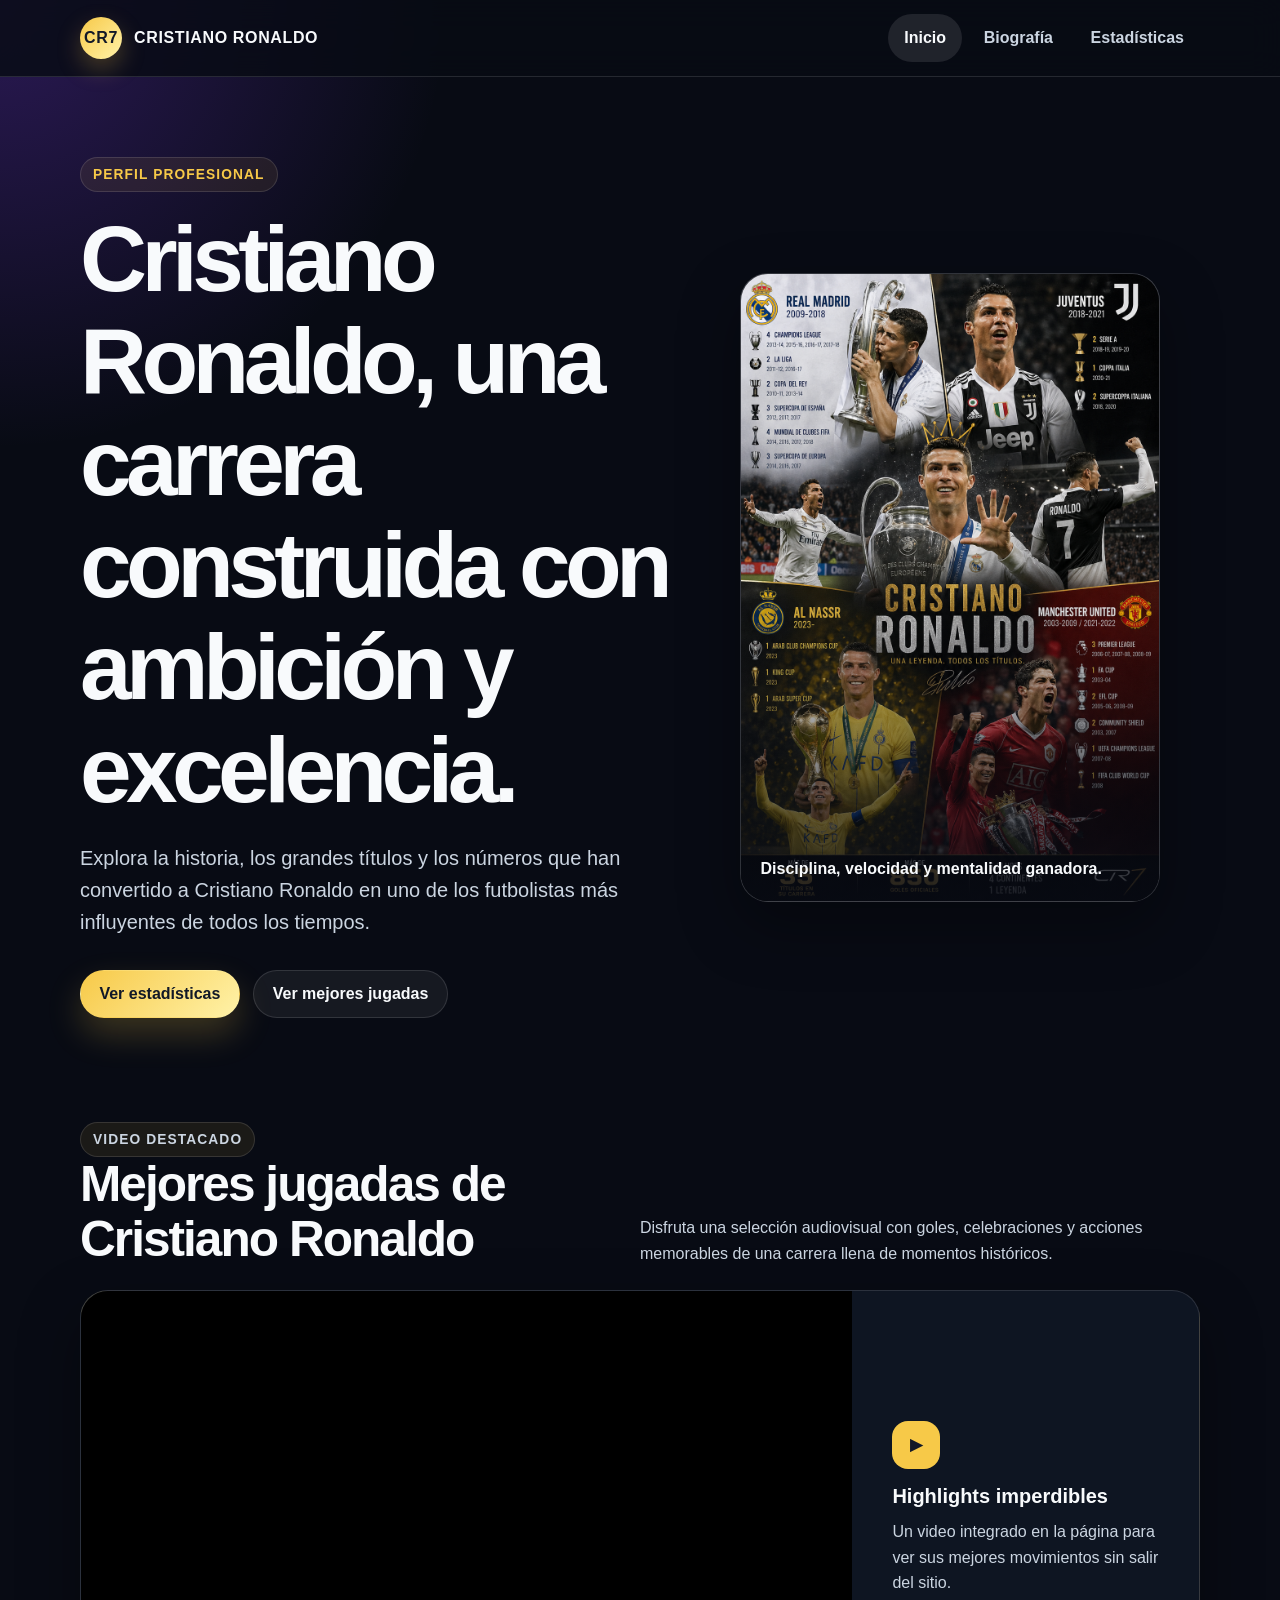
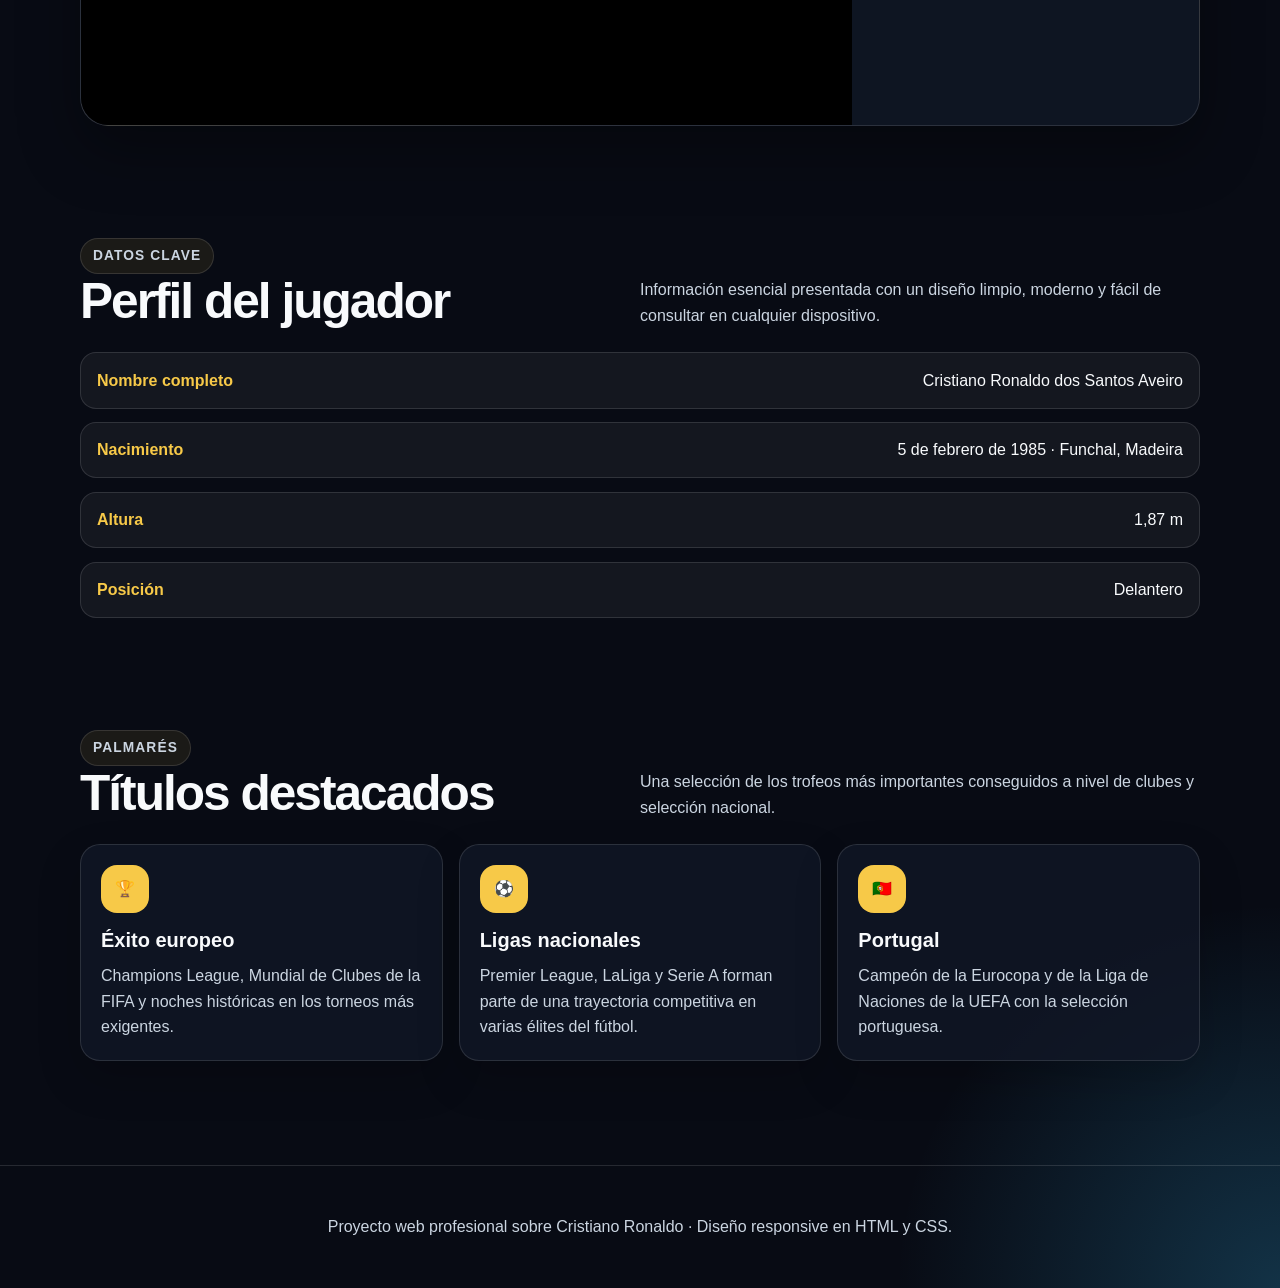
<file: index.html>
<!DOCTYPE html>
<html lang="es">
<head>
    <meta charset="UTF-8">
    <meta name="viewport" content="width=device-width, initial-scale=1.0">
    <meta name="description" content="Sitio profesional sobre Cristiano Ronaldo: biografía, títulos, trayectoria y estadísticas destacadas.">
    <title>Cristiano Ronaldo | Leyenda del fútbol</title>
    <link rel="stylesheet" href="estilos.css">
</head>
<body>
    <header class="site-header">
        <nav class="navbar container" aria-label="Navegación principal">
            <a class="logo" href="index.html" aria-label="Inicio Cristiano Ronaldo">
                <span class="logo-mark">CR7</span>
                <span>Cristiano Ronaldo</span>
            </a>
            <ul class="nav-links">
                <li><a class="active" href="index.html">Inicio</a></li>
                <li><a href="infancia.html">Biografía</a></li>
                <li><a href="estadisticas.html">Estadísticas</a></li>
            </ul>
        </nav>
    </header>

    <main>
        <section class="hero">
            <div class="container hero-grid">
                <div>
                    <p class="eyebrow">Perfil profesional</p>
                    <h1>Cristiano Ronaldo, una carrera construida con ambición y excelencia.</h1>
                    <p class="lead">Explora la historia, los grandes títulos y los números que han convertido a Cristiano Ronaldo en uno de los futbolistas más influyentes de todos los tiempos.</p>
                    <div class="hero-actions">
                        <a class="button button-primary" href="estadisticas.html">Ver estadísticas</a>
                        <a class="button button-secondary" href="#mejores-jugadas">Ver mejores jugadas</a>
                    </div>
                </div>
                <figure class="feature-image">
                    <img src="imagenes/manchester.png" alt="Cristiano Ronaldo durante su etapa en Manchester United">
                    <figcaption class="image-caption">Disciplina, velocidad y mentalidad ganadora.</figcaption>
                </figure>
            </div>
        </section>

        <section id="mejores-jugadas" class="section" aria-labelledby="mejores-jugadas-title">
            <div class="container">
                <div class="section-header">
                    <div>
                        <p class="eyebrow">Video destacado</p>
                        <h2 id="mejores-jugadas-title">Mejores jugadas de Cristiano Ronaldo</h2>
                    </div>
                    <p>Disfruta una selección audiovisual con goles, celebraciones y acciones memorables de una carrera llena de momentos históricos.</p>
                </div>
                <div class="video-card">
                    <div class="video-frame">
                        <iframe
                            src="https://www.youtube-nocookie.com/embed/5hFd6zGkxLE"
                            title="Mejores jugadas y momentos de Cristiano Ronaldo"
                            allow="accelerometer; autoplay; clipboard-write; encrypted-media; gyroscope; picture-in-picture; web-share"
                            allowfullscreen
                            loading="lazy">
                        </iframe>
                    </div>
                    <div class="video-content">
                        <span class="card-icon">▶</span>
                        <h3>Highlights imperdibles</h3>
                        <p>Un video integrado en la página para ver sus mejores movimientos sin salir del sitio.</p>
                    </div>
                </div>
            </div>
        </section>

        <section class="section" aria-labelledby="perfil-title">
            <div class="container">
                <div class="section-header">
                    <div>
                        <p class="eyebrow">Datos clave</p>
                        <h2 id="perfil-title">Perfil del jugador</h2>
                    </div>
                    <p>Información esencial presentada con un diseño limpio, moderno y fácil de consultar en cualquier dispositivo.</p>
                </div>
                <ul class="profile-list">
                    <li><strong>Nombre completo</strong><span>Cristiano Ronaldo dos Santos Aveiro</span></li>
                    <li><strong>Nacimiento</strong><span>5 de febrero de 1985 · Funchal, Madeira</span></li>
                    <li><strong>Altura</strong><span>1,87 m</span></li>
                    <li><strong>Posición</strong><span>Delantero</span></li>
                </ul>
            </div>
        </section>

        <section class="section" aria-labelledby="titulos-title">
            <div class="container">
                <div class="section-header">
                    <div>
                        <p class="eyebrow">Palmarés</p>
                        <h2 id="titulos-title">Títulos destacados</h2>
                    </div>
                    <p>Una selección de los trofeos más importantes conseguidos a nivel de clubes y selección nacional.</p>
                </div>
                <div class="card-grid">
                    <article class="card">
                        <span class="card-icon">🏆</span>
                        <h3>Éxito europeo</h3>
                        <p>Champions League, Mundial de Clubes de la FIFA y noches históricas en los torneos más exigentes.</p>
                    </article>
                    <article class="card">
                        <span class="card-icon">⚽</span>
                        <h3>Ligas nacionales</h3>
                        <p>Premier League, LaLiga y Serie A forman parte de una trayectoria competitiva en varias élites del fútbol.</p>
                    </article>
                    <article class="card">
                        <span class="card-icon">🇵🇹</span>
                        <h3>Portugal</h3>
                        <p>Campeón de la Eurocopa y de la Liga de Naciones de la UEFA con la selección portuguesa.</p>
                    </article>
                </div>
            </div>
        </section>
    </main>

    <footer class="site-footer">
        <div class="container">
            <p>Proyecto web profesional sobre Cristiano Ronaldo · Diseño responsive en HTML y CSS.</p>
        </div>
    </footer>
</body>
</html>
</file>
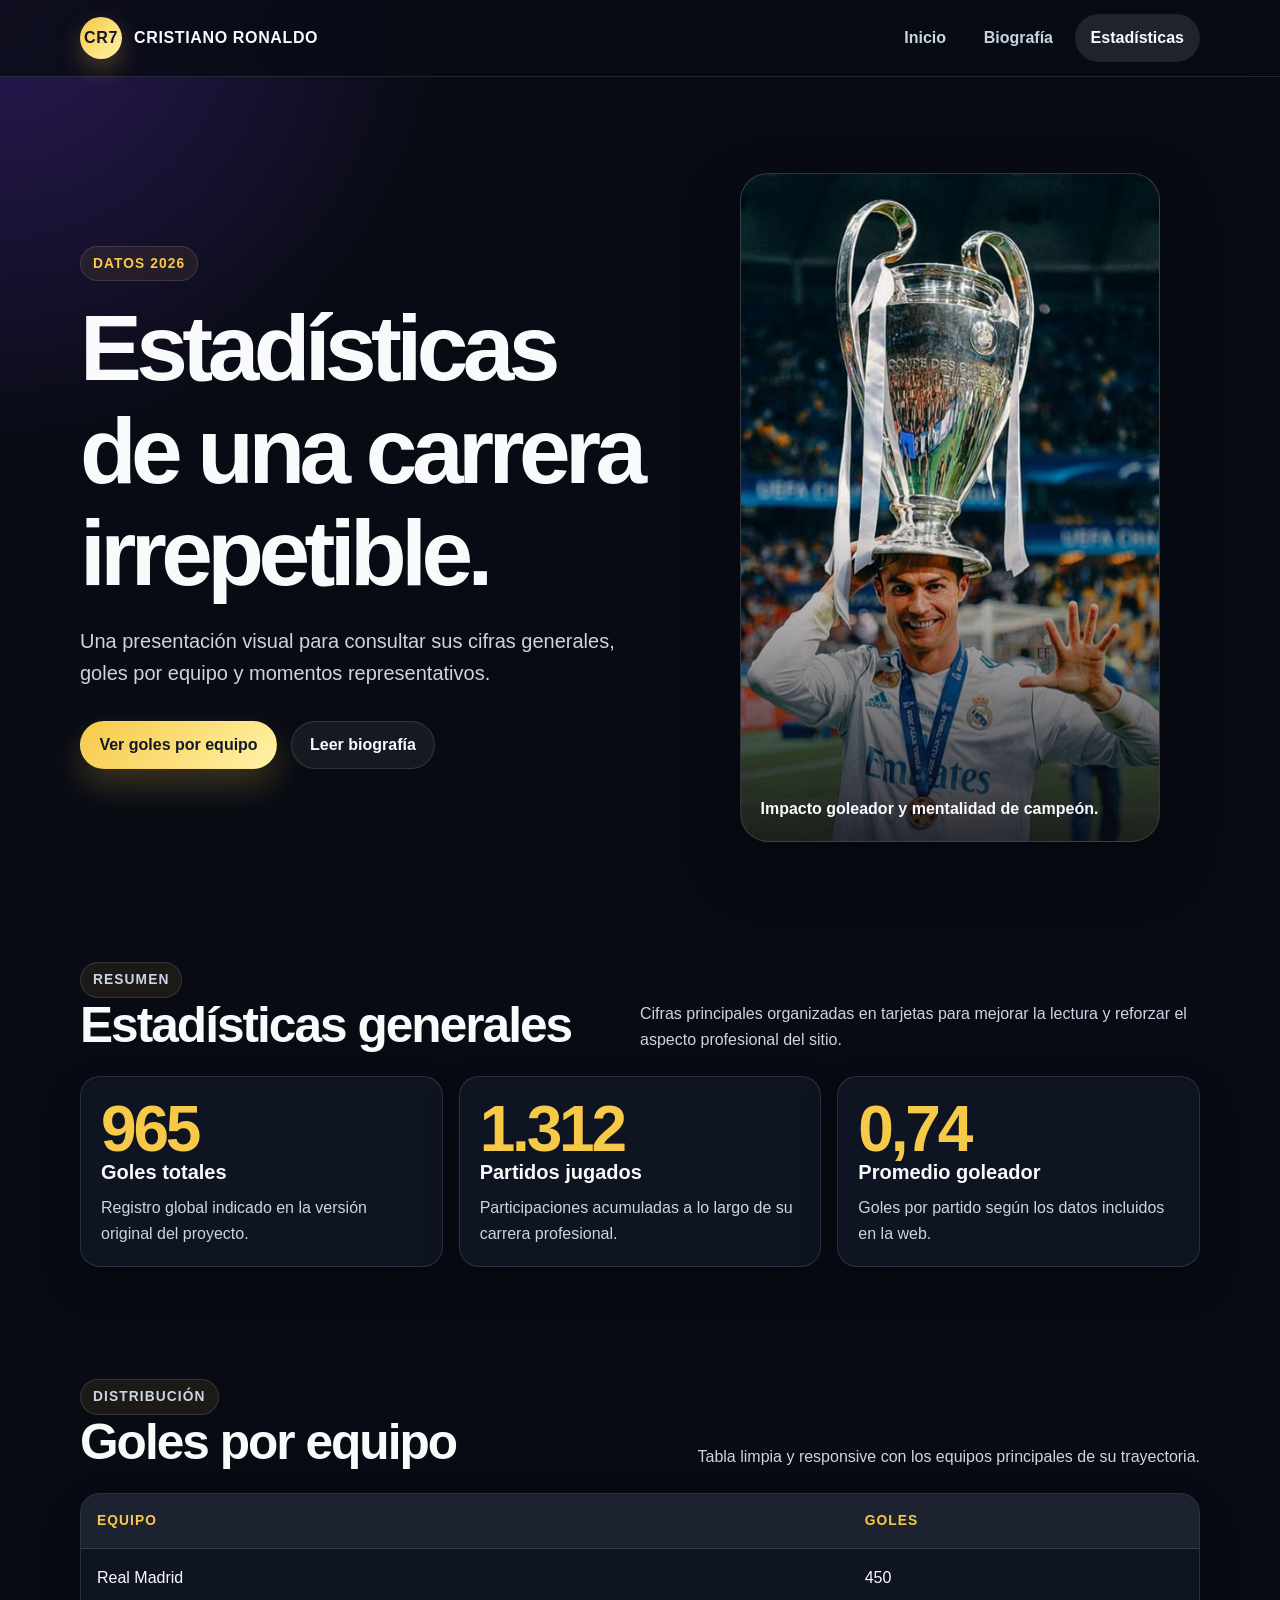
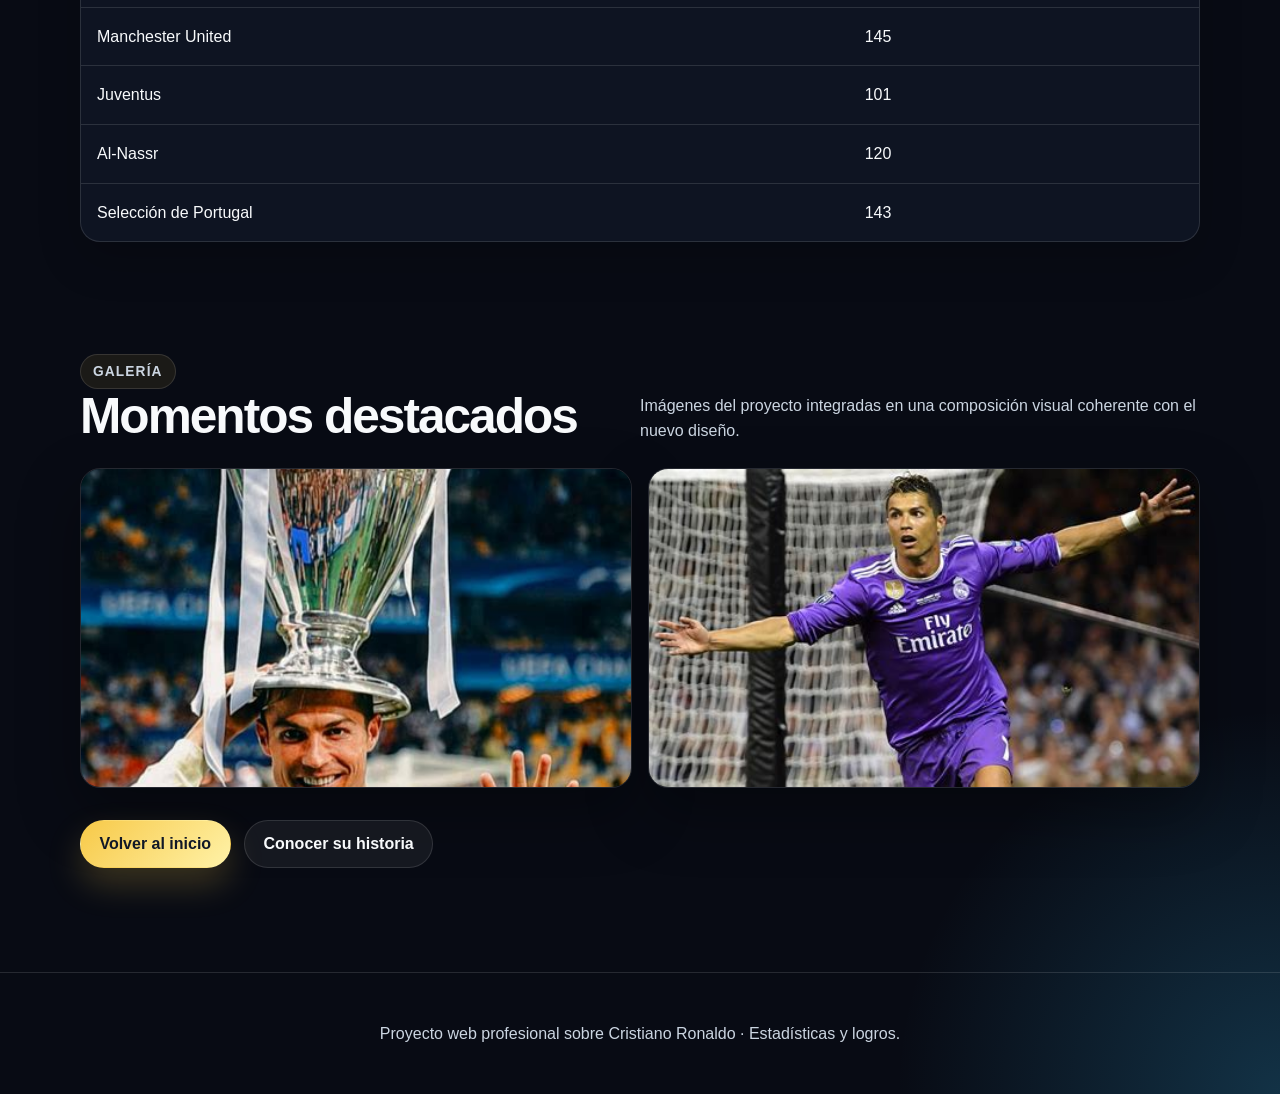
<file: estadisticas.html>
<!DOCTYPE html>
<html lang="es">
<head>
    <meta charset="UTF-8">
    <meta name="viewport" content="width=device-width, initial-scale=1.0">
    <meta name="description" content="Estadísticas destacadas de Cristiano Ronaldo con tarjetas, tablas y galería visual.">
    <title>Estadísticas de Cristiano Ronaldo | Datos destacados</title>
    <link rel="stylesheet" href="estilos.css">
</head>
<body>
    <header class="site-header">
        <nav class="navbar container" aria-label="Navegación principal">
            <a class="logo" href="index.html" aria-label="Inicio Cristiano Ronaldo">
                <span class="logo-mark">CR7</span>
                <span>Cristiano Ronaldo</span>
            </a>
            <ul class="nav-links">
                <li><a href="index.html">Inicio</a></li>
                <li><a href="infancia.html">Biografía</a></li>
                <li><a class="active" href="estadisticas.html">Estadísticas</a></li>
            </ul>
        </nav>
    </header>

    <main>
        <section class="hero">
            <div class="container hero-grid">
                <div>
                    <p class="eyebrow">Datos 2026</p>
                    <h1>Estadísticas de una carrera irrepetible.</h1>
                    <p class="lead">Una presentación visual para consultar sus cifras generales, goles por equipo y momentos representativos.</p>
                    <div class="hero-actions">
                        <a class="button button-primary" href="#goles">Ver goles por equipo</a>
                        <a class="button button-secondary" href="infancia.html">Leer biografía</a>
                    </div>
                </div>
                <figure class="feature-image">
                    <img src="imagenes/cr7copa.jpg" alt="Cristiano Ronaldo sosteniendo un trofeo">
                    <figcaption class="image-caption">Impacto goleador y mentalidad de campeón.</figcaption>
                </figure>
            </div>
        </section>

        <section class="section" aria-labelledby="resumen-title">
            <div class="container">
                <div class="section-header">
                    <div>
                        <p class="eyebrow">Resumen</p>
                        <h2 id="resumen-title">Estadísticas generales</h2>
                    </div>
                    <p>Cifras principales organizadas en tarjetas para mejorar la lectura y reforzar el aspecto profesional del sitio.</p>
                </div>
                <div class="stats-grid">
                    <article class="stat-card">
                        <span class="stat-number">965</span>
                        <h3>Goles totales</h3>
                        <p>Registro global indicado en la versión original del proyecto.</p>
                    </article>
                    <article class="stat-card">
                        <span class="stat-number">1.312</span>
                        <h3>Partidos jugados</h3>
                        <p>Participaciones acumuladas a lo largo de su carrera profesional.</p>
                    </article>
                    <article class="stat-card">
                        <span class="stat-number">0,74</span>
                        <h3>Promedio goleador</h3>
                        <p>Goles por partido según los datos incluidos en la web.</p>
                    </article>
                </div>
            </div>
        </section>

        <section id="goles" class="section" aria-labelledby="goles-title">
            <div class="container">
                <div class="section-header">
                    <div>
                        <p class="eyebrow">Distribución</p>
                        <h2 id="goles-title">Goles por equipo</h2>
                    </div>
                    <p>Tabla limpia y responsive con los equipos principales de su trayectoria.</p>
                </div>
                <div class="table-card">
                    <table>
                        <thead>
                            <tr>
                                <th>Equipo</th>
                                <th>Goles</th>
                            </tr>
                        </thead>
                        <tbody>
                            <tr>
                                <td>Real Madrid</td>
                                <td>450</td>
                            </tr>
                            <tr>
                                <td>Manchester United</td>
                                <td>145</td>
                            </tr>
                            <tr>
                                <td>Juventus</td>
                                <td>101</td>
                            </tr>
                            <tr>
                                <td>Al-Nassr</td>
                                <td>120</td>
                            </tr>
                            <tr>
                                <td>Selección de Portugal</td>
                                <td>143</td>
                            </tr>
                        </tbody>
                    </table>
                </div>
            </div>
        </section>

        <section class="section" aria-labelledby="galeria-title">
            <div class="container">
                <div class="section-header">
                    <div>
                        <p class="eyebrow">Galería</p>
                        <h2 id="galeria-title">Momentos destacados</h2>
                    </div>
                    <p>Imágenes del proyecto integradas en una composición visual coherente con el nuevo diseño.</p>
                </div>
                <div class="gallery-grid">
                    <img src="imagenes/cr7copa.jpg" alt="Cristiano Ronaldo celebrando con un trofeo">
                    <img src="imagenes/madrid.jpg" alt="Cristiano Ronaldo en su etapa con el Real Madrid">
                </div>
                <div class="card-actions">
                    <a class="button button-primary" href="index.html">Volver al inicio</a>
                    <a class="button button-secondary" href="infancia.html">Conocer su historia</a>
                </div>
            </div>
        </section>
    </main>

    <footer class="site-footer">
        <div class="container">
            <p>Proyecto web profesional sobre Cristiano Ronaldo · Estadísticas y logros.</p>
        </div>
    </footer>
</body>
</html>
</file>
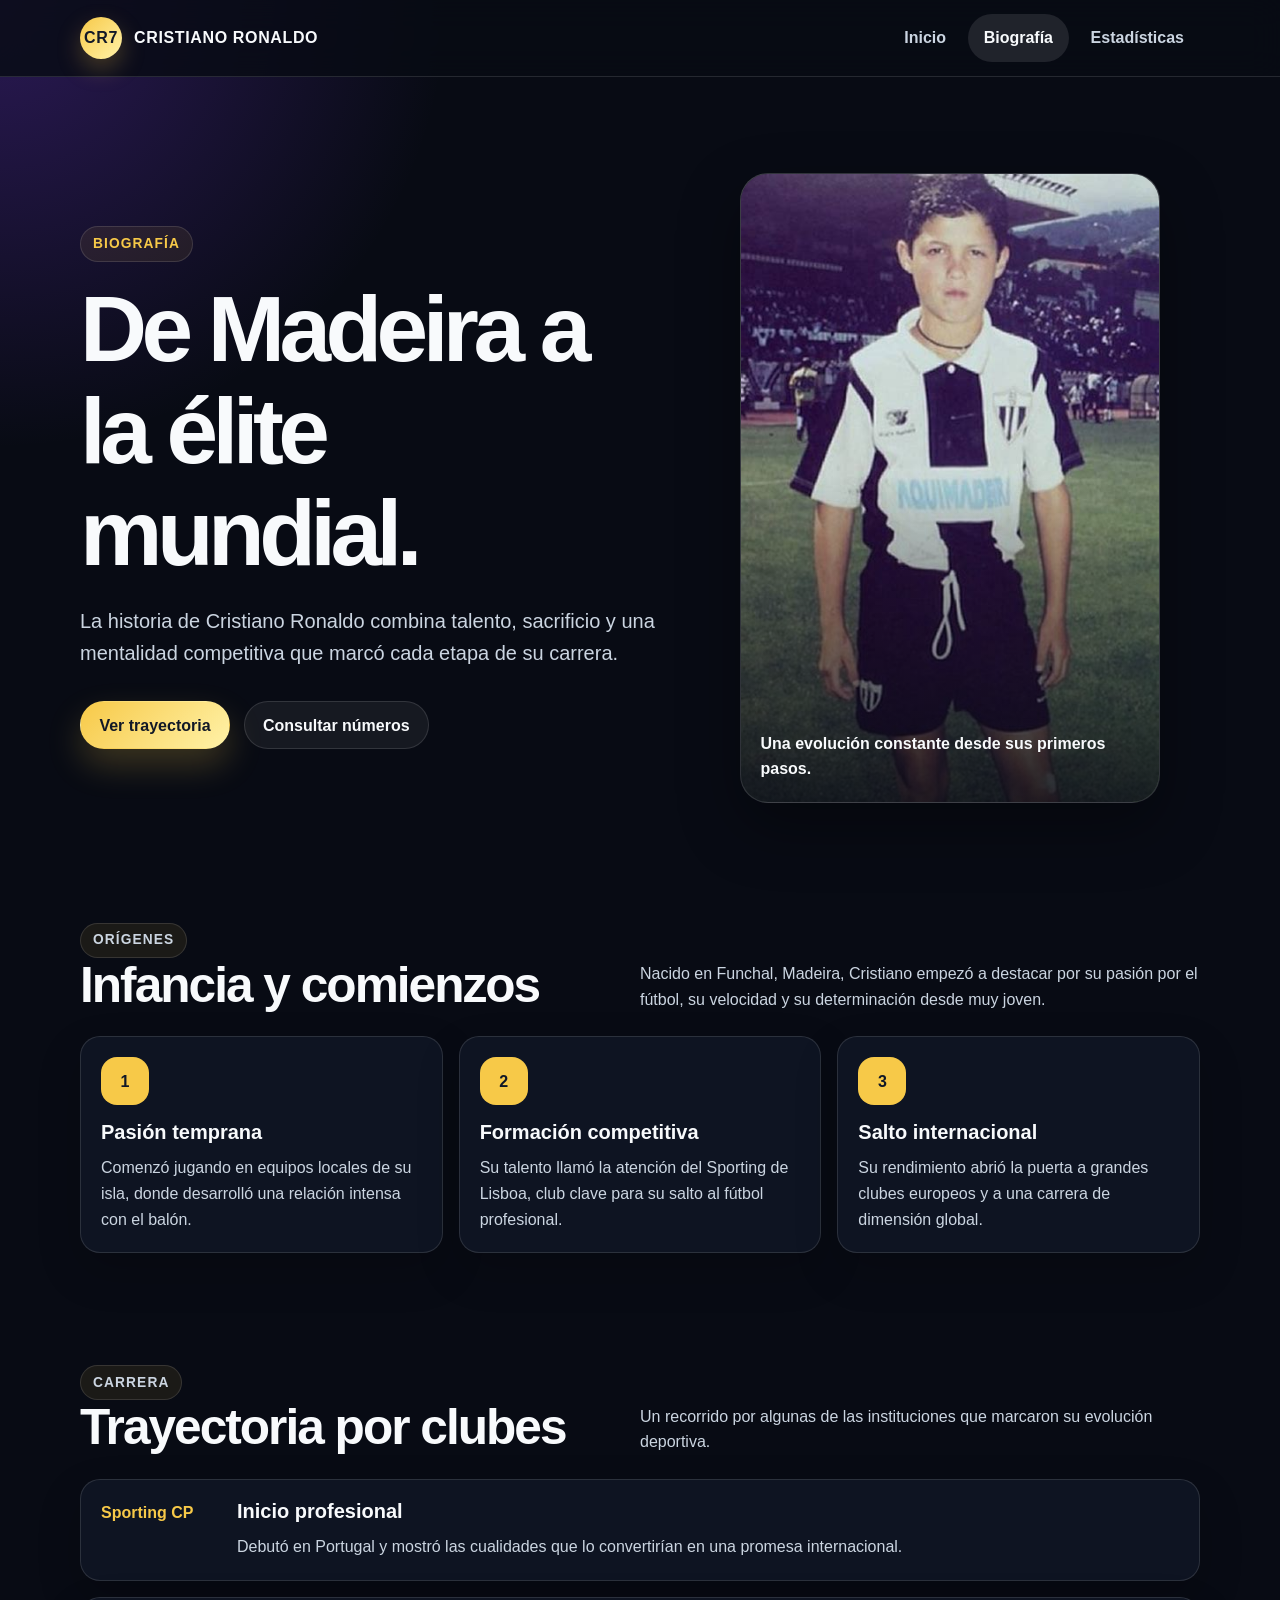
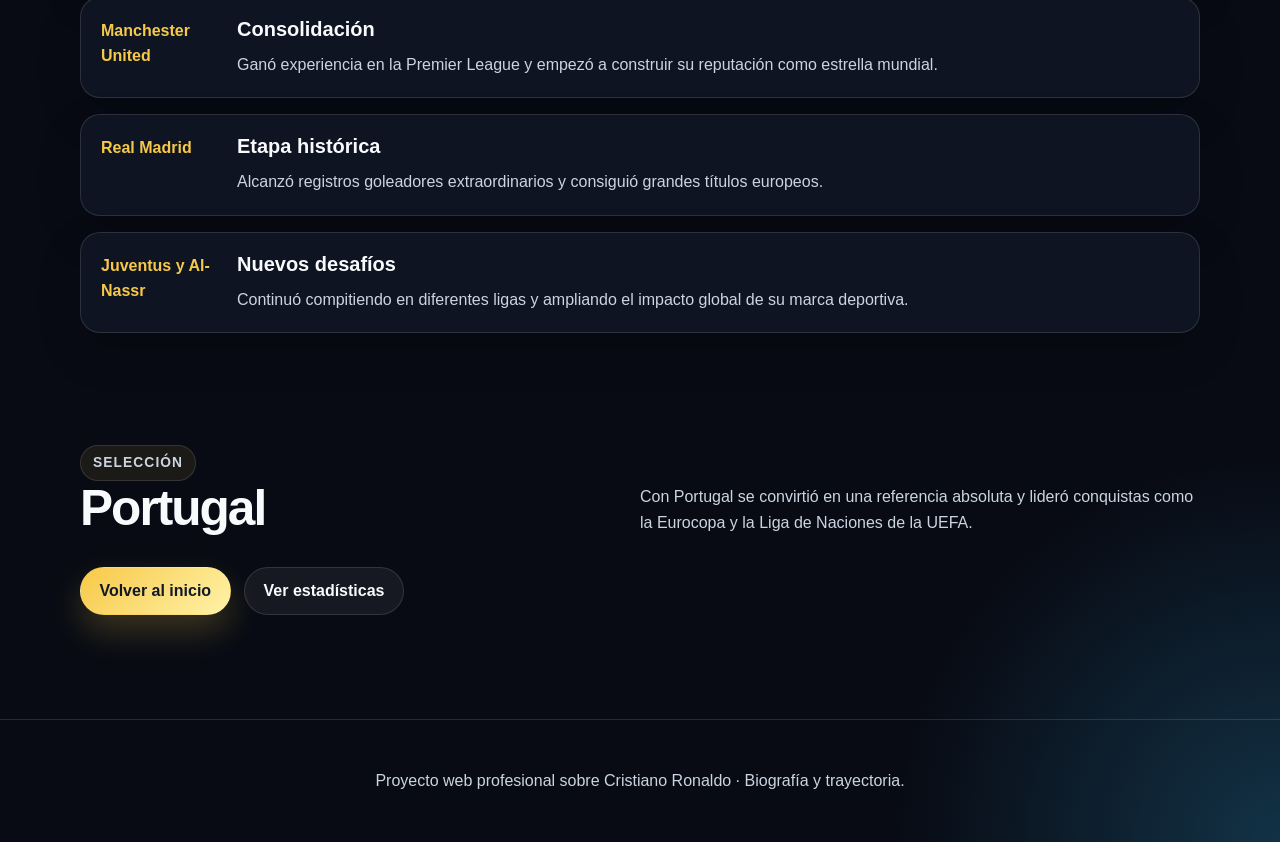
<file: infancia.html>
<!DOCTYPE html>
<html lang="es">
<head>
    <meta charset="UTF-8">
    <meta name="viewport" content="width=device-width, initial-scale=1.0">
    <meta name="description" content="Biografía profesional de Cristiano Ronaldo: infancia, inicios, trayectoria y selección de Portugal.">
    <title>Biografía de Cristiano Ronaldo | Orígenes y trayectoria</title>
    <link rel="stylesheet" href="estilos.css">
</head>
<body>
    <header class="site-header">
        <nav class="navbar container" aria-label="Navegación principal">
            <a class="logo" href="index.html" aria-label="Inicio Cristiano Ronaldo">
                <span class="logo-mark">CR7</span>
                <span>Cristiano Ronaldo</span>
            </a>
            <ul class="nav-links">
                <li><a href="index.html">Inicio</a></li>
                <li><a class="active" href="infancia.html">Biografía</a></li>
                <li><a href="estadisticas.html">Estadísticas</a></li>
            </ul>
        </nav>
    </header>

    <main>
        <section class="hero">
            <div class="container hero-grid">
                <div>
                    <p class="eyebrow">Biografía</p>
                    <h1>De Madeira a la élite mundial.</h1>
                    <p class="lead">La historia de Cristiano Ronaldo combina talento, sacrificio y una mentalidad competitiva que marcó cada etapa de su carrera.</p>
                    <div class="hero-actions">
                        <a class="button button-primary" href="#trayectoria">Ver trayectoria</a>
                        <a class="button button-secondary" href="estadisticas.html">Consultar números</a>
                    </div>
                </div>
                <figure class="feature-image">
                    <img src="imagenes/cr7biografia.jpg" alt="Cristiano Ronaldo celebrando durante su carrera profesional">
                    <figcaption class="image-caption">Una evolución constante desde sus primeros pasos.</figcaption>
                </figure>
            </div>
        </section>

        <section class="section" aria-labelledby="origenes-title">
            <div class="container">
                <div class="section-header">
                    <div>
                        <p class="eyebrow">Orígenes</p>
                        <h2 id="origenes-title">Infancia y comienzos</h2>
                    </div>
                    <p>Nacido en Funchal, Madeira, Cristiano empezó a destacar por su pasión por el fútbol, su velocidad y su determinación desde muy joven.</p>
                </div>
                <div class="card-grid">
                    <article class="card">
                        <span class="card-icon">1</span>
                        <h3>Pasión temprana</h3>
                        <p>Comenzó jugando en equipos locales de su isla, donde desarrolló una relación intensa con el balón.</p>
                    </article>
                    <article class="card">
                        <span class="card-icon">2</span>
                        <h3>Formación competitiva</h3>
                        <p>Su talento llamó la atención del Sporting de Lisboa, club clave para su salto al fútbol profesional.</p>
                    </article>
                    <article class="card">
                        <span class="card-icon">3</span>
                        <h3>Salto internacional</h3>
                        <p>Su rendimiento abrió la puerta a grandes clubes europeos y a una carrera de dimensión global.</p>
                    </article>
                </div>
            </div>
        </section>

        <section id="trayectoria" class="section" aria-labelledby="trayectoria-title">
            <div class="container">
                <div class="section-header">
                    <div>
                        <p class="eyebrow">Carrera</p>
                        <h2 id="trayectoria-title">Trayectoria por clubes</h2>
                    </div>
                    <p>Un recorrido por algunas de las instituciones que marcaron su evolución deportiva.</p>
                </div>
                <div class="timeline">
                    <article class="timeline-item">
                        <span class="timeline-year">Sporting CP</span>
                        <div>
                            <h3>Inicio profesional</h3>
                            <p>Debutó en Portugal y mostró las cualidades que lo convertirían en una promesa internacional.</p>
                        </div>
                    </article>
                    <article class="timeline-item">
                        <span class="timeline-year">Manchester United</span>
                        <div>
                            <h3>Consolidación</h3>
                            <p>Ganó experiencia en la Premier League y empezó a construir su reputación como estrella mundial.</p>
                        </div>
                    </article>
                    <article class="timeline-item">
                        <span class="timeline-year">Real Madrid</span>
                        <div>
                            <h3>Etapa histórica</h3>
                            <p>Alcanzó registros goleadores extraordinarios y consiguió grandes títulos europeos.</p>
                        </div>
                    </article>
                    <article class="timeline-item">
                        <span class="timeline-year">Juventus y Al-Nassr</span>
                        <div>
                            <h3>Nuevos desafíos</h3>
                            <p>Continuó compitiendo en diferentes ligas y ampliando el impacto global de su marca deportiva.</p>
                        </div>
                    </article>
                </div>
            </div>
        </section>

        <section class="section" aria-labelledby="portugal-title">
            <div class="container">
                <div class="section-header">
                    <div>
                        <p class="eyebrow">Selección</p>
                        <h2 id="portugal-title">Portugal</h2>
                    </div>
                    <p>Con Portugal se convirtió en una referencia absoluta y lideró conquistas como la Eurocopa y la Liga de Naciones de la UEFA.</p>
                </div>
                <div class="card-actions">
                    <a class="button button-primary" href="index.html">Volver al inicio</a>
                    <a class="button button-secondary" href="estadisticas.html">Ver estadísticas</a>
                </div>
            </div>
        </section>
    </main>

    <footer class="site-footer">
        <div class="container">
            <p>Proyecto web profesional sobre Cristiano Ronaldo · Biografía y trayectoria.</p>
        </div>
    </footer>
</body>
</html>
</file>
<file: estilos.css>
:root {
    --color-bg: #080b14;
    --color-surface: #111827;
    --color-surface-light: #1f2937;
    --color-primary: #f7c948;
    --color-secondary: #7c3aed;
    --color-accent: #38bdf8;
    --color-text: #f8fafc;
    --color-muted: #cbd5e1;
    --color-border: rgba(255, 255, 255, 0.12);
    --shadow-soft: 0 24px 60px rgba(0, 0, 0, 0.35);
    --radius-xl: 28px;
    --radius-lg: 20px;
    --max-width: 1120px;
}

* {
    box-sizing: border-box;
}

html {
    scroll-behavior: smooth;
}

body {
    margin: 0;
    font-family: "Inter", "Segoe UI", Arial, sans-serif;
    color: var(--color-text);
    background:
        radial-gradient(circle at top left, rgba(124, 58, 237, 0.30), transparent 28rem),
        radial-gradient(circle at bottom right, rgba(56, 189, 248, 0.22), transparent 24rem),
        var(--color-bg);
    line-height: 1.6;
}

img {
    max-width: 100%;
    display: block;
}

a {
    color: inherit;
    text-decoration: none;
}

.container {
    width: min(100% - 2rem, var(--max-width));
    margin: 0 auto;
}

.site-header {
    position: sticky;
    top: 0;
    z-index: 10;
    border-bottom: 1px solid var(--color-border);
    background: rgba(8, 11, 20, 0.82);
    backdrop-filter: blur(16px);
}

.navbar {
    display: flex;
    align-items: center;
    justify-content: space-between;
    gap: 1rem;
    min-height: 76px;
}

.logo {
    display: inline-flex;
    align-items: center;
    gap: 0.75rem;
    font-weight: 800;
    letter-spacing: 0.04em;
    text-transform: uppercase;
}

.logo-mark {
    display: grid;
    place-items: center;
    width: 42px;
    height: 42px;
    border-radius: 50%;
    color: #111827;
    background: linear-gradient(135deg, var(--color-primary), #fff2a8);
    box-shadow: 0 10px 24px rgba(247, 201, 72, 0.25);
}

.nav-links {
    display: flex;
    align-items: center;
    gap: 0.35rem;
    list-style: none;
    margin: 0;
    padding: 0;
}

.nav-links a {
    display: inline-flex;
    padding: 0.7rem 1rem;
    border-radius: 999px;
    color: var(--color-muted);
    font-weight: 700;
    transition: 180ms ease;
}

.nav-links a:hover,
.nav-links a.active {
    color: var(--color-text);
    background: rgba(255, 255, 255, 0.10);
}

.hero {
    padding: 5rem 0 3rem;
}

.hero-grid {
    display: grid;
    grid-template-columns: minmax(0, 1.08fr) minmax(280px, 0.92fr);
    gap: 2rem;
    align-items: center;
}

.eyebrow {
    display: inline-flex;
    align-items: center;
    gap: 0.5rem;
    margin: 0 0 1rem;
    padding: 0.35rem 0.75rem;
    border: 1px solid var(--color-border);
    border-radius: 999px;
    color: var(--color-primary);
    background: rgba(247, 201, 72, 0.08);
    font-size: 0.86rem;
    font-weight: 800;
    letter-spacing: 0.08em;
    text-transform: uppercase;
}

h1,
h2,
h3 {
    margin: 0;
    line-height: 1.1;
}

h1 {
    max-width: 780px;
    font-size: clamp(2.8rem, 8vw, 5.8rem);
    letter-spacing: -0.06em;
}

h2 {
    font-size: clamp(2rem, 5vw, 3.1rem);
    letter-spacing: -0.04em;
}

h3 {
    font-size: 1.25rem;
}

.lead {
    max-width: 720px;
    margin: 1.35rem 0 0;
    color: var(--color-muted);
    font-size: clamp(1.05rem, 2vw, 1.25rem);
}

.hero-actions,
.card-actions {
    display: flex;
    flex-wrap: wrap;
    gap: 0.85rem;
    margin-top: 2rem;
}

.button {
    display: inline-flex;
    align-items: center;
    justify-content: center;
    gap: 0.5rem;
    min-height: 48px;
    padding: 0 1.15rem;
    border: 1px solid transparent;
    border-radius: 999px;
    font-weight: 800;
    transition: 180ms ease;
}

.button-primary {
    color: #111827;
    background: linear-gradient(135deg, var(--color-primary), #fff2a8);
    box-shadow: 0 16px 34px rgba(247, 201, 72, 0.22);
}

.button-secondary {
    border-color: var(--color-border);
    color: var(--color-text);
    background: rgba(255, 255, 255, 0.06);
}

.button:hover {
    transform: translateY(-2px);
}

.feature-image {
    overflow: hidden;
    position: relative;
    border: 1px solid var(--color-border);
    border-radius: var(--radius-xl);
    background: linear-gradient(160deg, rgba(255, 255, 255, 0.12), rgba(255, 255, 255, 0.04));
    box-shadow: var(--shadow-soft);
}

.feature-image img {
    width: 100%;
    height: 100%;
    min-height: 360px;
    object-fit: cover;
}

.feature-image::after {
    content: "";
    position: absolute;
    inset: 0;
    background: linear-gradient(180deg, transparent 48%, rgba(8, 11, 20, 0.84));
}

.image-caption {
    position: absolute;
    right: 1.25rem;
    bottom: 1.25rem;
    left: 1.25rem;
    z-index: 1;
    color: var(--color-text);
    font-weight: 800;
}

.section {
    padding: 3.5rem 0;
}

.section-header {
    display: flex;
    align-items: end;
    justify-content: space-between;
    gap: 1.5rem;
    margin-bottom: 1.5rem;
}

.section-header p {
    max-width: 560px;
    margin: 0;
    color: var(--color-muted);
}

.card-grid {
    display: grid;
    grid-template-columns: repeat(3, minmax(0, 1fr));
    gap: 1rem;
}

.card,
.stat-card,
.timeline-item,
.table-card {
    border: 1px solid var(--color-border);
    border-radius: var(--radius-lg);
    background: rgba(17, 24, 39, 0.78);
    box-shadow: 0 18px 44px rgba(0, 0, 0, 0.18);
}

.card,
.stat-card,
.timeline-item {
    padding: 1.25rem;
}

.card-icon {
    display: grid;
    place-items: center;
    width: 48px;
    height: 48px;
    margin-bottom: 1rem;
    border-radius: 16px;
    color: #111827;
    background: var(--color-primary);
    font-weight: 900;
}

.card p,
.timeline-item p,
.stat-card p {
    margin: 0.75rem 0 0;
    color: var(--color-muted);
}

.profile-list,
.clean-list {
    display: grid;
    gap: 0.85rem;
    margin: 0;
    padding: 0;
    list-style: none;
}

.profile-list li,
.clean-list li {
    display: flex;
    justify-content: space-between;
    gap: 1rem;
    padding: 0.9rem 1rem;
    border: 1px solid var(--color-border);
    border-radius: 16px;
    background: rgba(255, 255, 255, 0.05);
}

.profile-list strong,
.clean-list strong {
    color: var(--color-primary);
}

.stats-grid {
    display: grid;
    grid-template-columns: repeat(3, minmax(0, 1fr));
    gap: 1rem;
}

.stat-number {
    display: block;
    color: var(--color-primary);
    font-size: clamp(2.2rem, 6vw, 4rem);
    font-weight: 900;
    line-height: 1;
    letter-spacing: -0.05em;
}

.timeline {
    display: grid;
    gap: 1rem;
}

.timeline-item {
    display: grid;
    grid-template-columns: 120px 1fr;
    gap: 1rem;
}

.timeline-year {
    color: var(--color-primary);
    font-weight: 900;
}

.table-card {
    overflow: hidden;
}

.video-card {
    display: grid;
    grid-template-columns: minmax(0, 1.4fr) minmax(260px, 0.6fr);
    gap: 1rem;
    overflow: hidden;
    border: 1px solid var(--color-border);
    border-radius: var(--radius-xl);
    background:
        linear-gradient(135deg, rgba(247, 201, 72, 0.12), transparent 38%),
        rgba(17, 24, 39, 0.82);
    box-shadow: var(--shadow-soft);
}

.video-frame {
    position: relative;
    min-height: 320px;
    aspect-ratio: 16 / 9;
    background: #000;
}

.video-frame iframe {
    position: absolute;
    inset: 0;
    width: 100%;
    height: 100%;
    border: 0;
}

.video-content {
    align-self: center;
    padding: 1.5rem;
}

.video-content p {
    margin: 0.75rem 0 0;
    color: var(--color-muted);
}

table {
    width: 100%;
    border-collapse: collapse;
}

th,
td {
    padding: 1rem;
    text-align: left;
    border-bottom: 1px solid var(--color-border);
}

th {
    color: var(--color-primary);
    background: rgba(255, 255, 255, 0.06);
    font-size: 0.86rem;
    letter-spacing: 0.08em;
    text-transform: uppercase;
}

tr:last-child td {
    border-bottom: 0;
}

.gallery-grid {
    display: grid;
    grid-template-columns: repeat(2, minmax(0, 1fr));
    gap: 1rem;
}

.gallery-grid img {
    width: 100%;
    height: 320px;
    object-fit: cover;
    border: 1px solid var(--color-border);
    border-radius: var(--radius-lg);
    box-shadow: var(--shadow-soft);
}

.site-footer {
    margin-top: 3rem;
    border-top: 1px solid var(--color-border);
    padding: 2rem 0;
    color: var(--color-muted);
    text-align: center;
}

@media (max-width: 820px) {
    .navbar,
    .section-header {
        align-items: flex-start;
        flex-direction: column;
    }

    .nav-links {
        flex-wrap: wrap;
    }

    .hero {
        padding-top: 3rem;
    }

    .hero-grid,
    .card-grid,
    .stats-grid,
    .gallery-grid,
    .video-card {
        grid-template-columns: 1fr;
    }

    .timeline-item {
        grid-template-columns: 1fr;
    }

    .video-content {
        padding: 1.25rem;
    }
}

@media (max-width: 560px) {
    .container {
        width: min(100% - 1.25rem, var(--max-width));
    }

    .profile-list li,
    .clean-list li {
        flex-direction: column;
    }

    th,
    td {
        padding: 0.75rem;
    }
}
</file>
